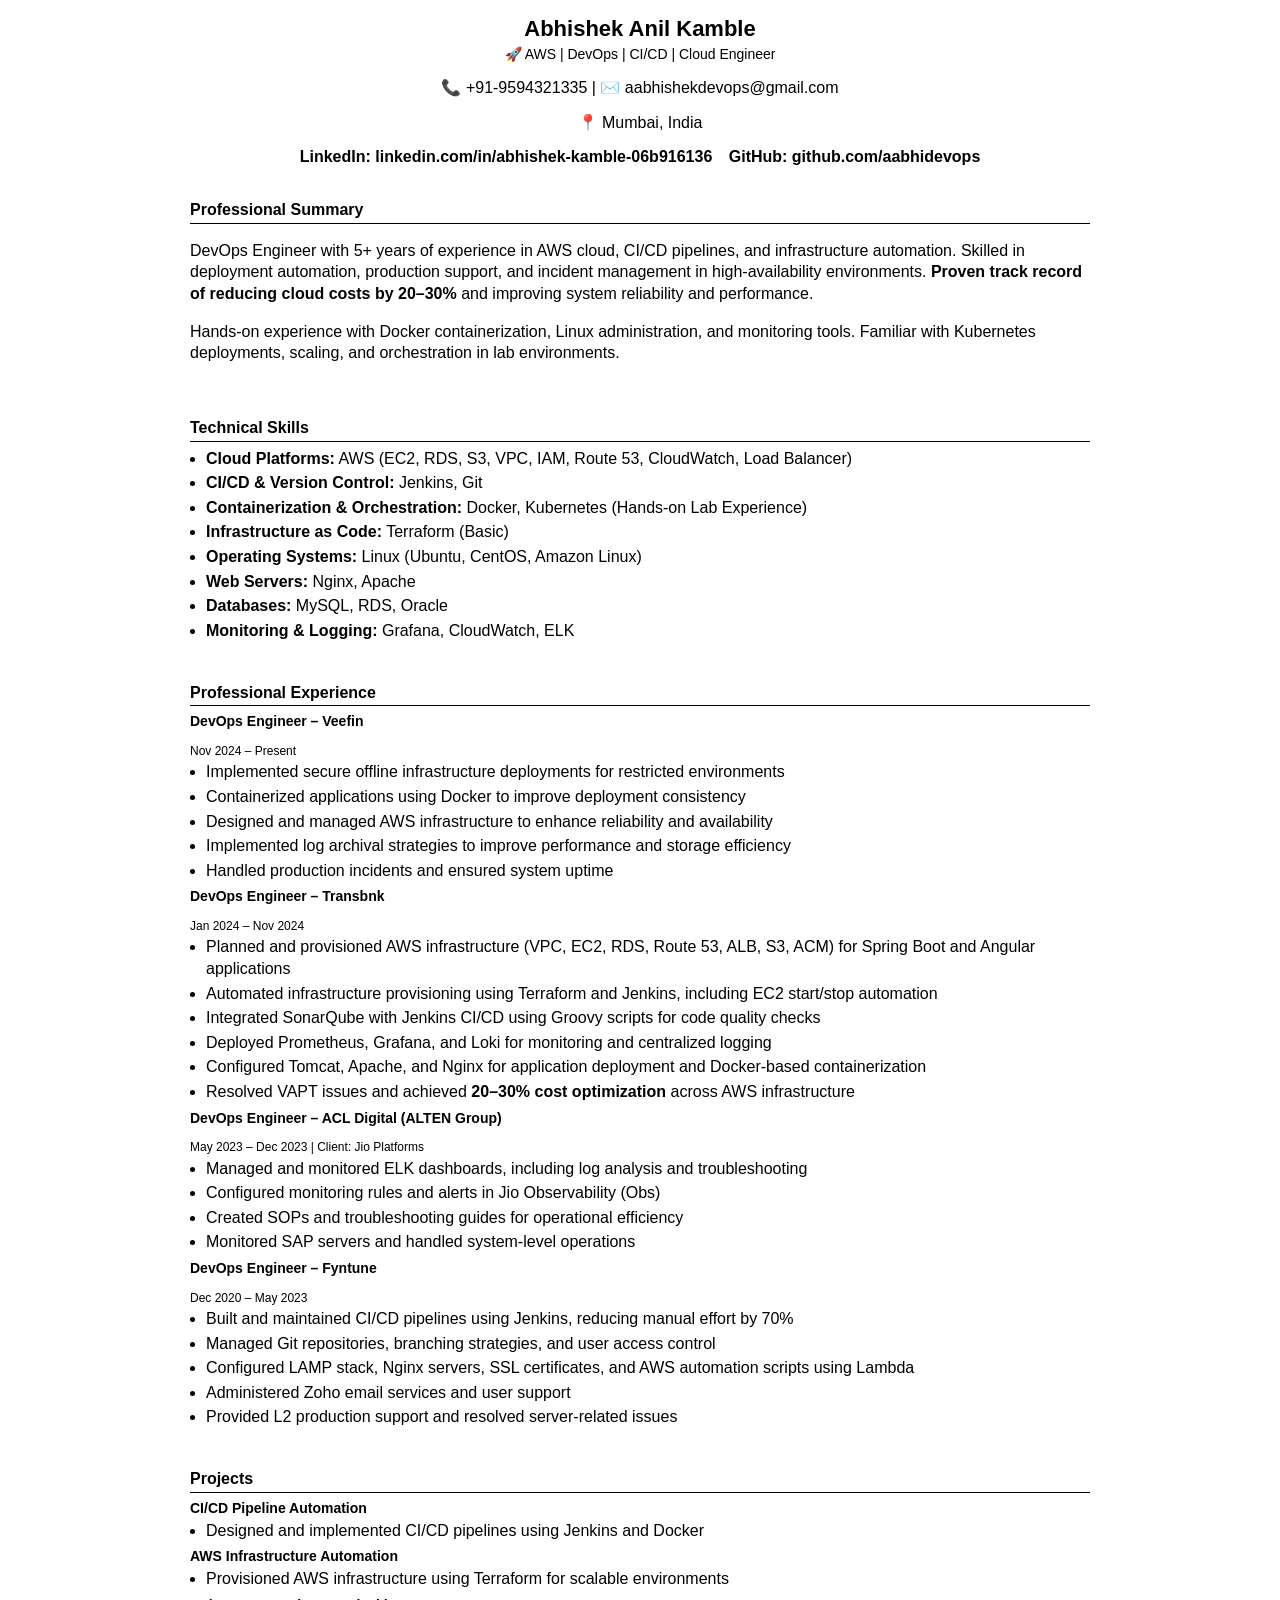
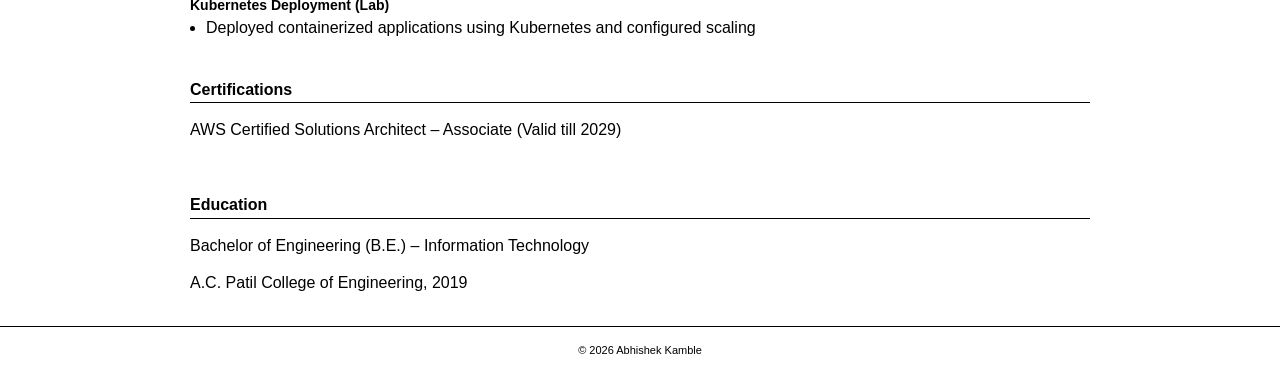
<file: index.html>
<!DOCTYPE html>
<html lang="en">
<head>
    <meta charset="UTF-8">
    <meta name="viewport" content="width=device-width, initial-scale=1.0">
    <title>Abhishek Kamble | DevOps Engineer | Immediate Joiner</title>
    <link rel="stylesheet" href="style.css">
</head>

<body>

<header>
    <h1>Abhishek Anil Kamble</h1>
    <p class="tagline">🚀 AWS | DevOps | CI/CD | Cloud Engineer</p>
    <p>📞 +91-9594321335 | ✉️ aabhishekdevops@gmail.com</p>
    <p>📍 Mumbai, India</p>

    <div class="links">
        <a href="https://www.linkedin.com/in/abhishek-kamble-06b916136" target="_blank">LinkedIn: linkedin.com/in/abhishek-kamble-06b916136</a>
        <a href="https://github.com/aabhidevops" target="_blank">GitHub: github.com/aabhidevops</a>
    </div>
</header>

<section>
    <h2>Professional Summary</h2>
    <p>
        DevOps Engineer with 5+ years of experience in AWS cloud, CI/CD pipelines, and infrastructure automation.
        Skilled in deployment automation, production support, and incident management in high-availability environments.
        <b>Proven track record of reducing cloud costs by 20–30%</b> and improving system reliability and performance.
    </p>
    <p>
        Hands-on experience with Docker containerization, Linux administration, and monitoring tools.
        Familiar with Kubernetes deployments, scaling, and orchestration in lab environments.
    </p>
</section>

<section>
    <h2>Technical Skills</h2>
    <ul>
        <li><b>Cloud Platforms:</b> AWS (EC2, RDS, S3, VPC, IAM, Route 53, CloudWatch, Load Balancer)</li>
        <li><b>CI/CD & Version Control:</b> Jenkins, Git</li>
        <li><b>Containerization & Orchestration:</b> Docker, Kubernetes (Hands-on Lab Experience)</li>
        <li><b>Infrastructure as Code:</b> Terraform (Basic)</li>
        <li><b>Operating Systems:</b> Linux (Ubuntu, CentOS, Amazon Linux)</li>
        <li><b>Web Servers:</b> Nginx, Apache</li>
        <li><b>Databases:</b> MySQL, RDS, Oracle</li>
        <li><b>Monitoring & Logging:</b> Grafana, CloudWatch, ELK</li>
    </ul>
</section>

<section>
    <h2>Professional Experience</h2>

    <h3>DevOps Engineer – Veefin</h3>
    <p class="date">Nov 2024 – Present</p>
    <ul>
        <li>Implemented secure offline infrastructure deployments for restricted environments</li>
        <li>Containerized applications using Docker to improve deployment consistency</li>
        <li>Designed and managed AWS infrastructure to enhance reliability and availability</li>
        <li>Implemented log archival strategies to improve performance and storage efficiency</li>
        <li>Handled production incidents and ensured system uptime</li>
    </ul>

    <h3>DevOps Engineer – Transbnk</h3>
    <p class="date">Jan 2024 – Nov 2024</p>
    <ul>
        <li>Planned and provisioned AWS infrastructure (VPC, EC2, RDS, Route 53, ALB, S3, ACM) for Spring Boot and Angular applications</li>
        <li>Automated infrastructure provisioning using Terraform and Jenkins, including EC2 start/stop automation</li>
        <li>Integrated SonarQube with Jenkins CI/CD using Groovy scripts for code quality checks</li>
        <li>Deployed Prometheus, Grafana, and Loki for monitoring and centralized logging</li>
        <li>Configured Tomcat, Apache, and Nginx for application deployment and Docker-based containerization</li>
        <li>Resolved VAPT issues and achieved <b>20–30% cost optimization</b> across AWS infrastructure</li>
    </ul>

    <h3>DevOps Engineer – ACL Digital (ALTEN Group)</h3>
    <p class="date">May 2023 – Dec 2023 | Client: Jio Platforms</p>
    <ul>
        <li>Managed and monitored ELK dashboards, including log analysis and troubleshooting</li>
        <li>Configured monitoring rules and alerts in Jio Observability (Obs)</li>
        <li>Created SOPs and troubleshooting guides for operational efficiency</li>
        <li>Monitored SAP servers and handled system-level operations</li>
    </ul>

    <h3>DevOps Engineer – Fyntune</h3>
    <p class="date">Dec 2020 – May 2023</p>
    <ul>
        <li>Built and maintained CI/CD pipelines using Jenkins, reducing manual effort by 70%</li>
        <li>Managed Git repositories, branching strategies, and user access control</li>
        <li>Configured LAMP stack, Nginx servers, SSL certificates, and AWS automation scripts using Lambda</li>
        <li>Administered Zoho email services and user support</li>
        <li>Provided L2 production support and resolved server-related issues</li>
    </ul>

</section>

<section>
    <h2>Projects</h2>

    <h3>CI/CD Pipeline Automation</h3>
    <ul>
        <li>Designed and implemented CI/CD pipelines using Jenkins and Docker</li>
    </ul>

    <h3>AWS Infrastructure Automation</h3>
    <ul>
        <li>Provisioned AWS infrastructure using Terraform for scalable environments</li>
    </ul>

    <h3>Kubernetes Deployment (Lab)</h3>
    <ul>
        <li>Deployed containerized applications using Kubernetes and configured scaling</li>
    </ul>

</section>

<section>
    <h2>Certifications</h2>
    <p>AWS Certified Solutions Architect – Associate (Valid till 2029)</p>
</section>

<section>
    <h2>Education</h2>
    <p>Bachelor of Engineering (B.E.) – Information Technology</p>
    <p>A.C. Patil College of Engineering, 2019</p>
</section>

<footer>
    <p>© 2026 Abhishek Kamble</p>
</footer>

</body>
</html>
</file>
<file: style.css>
body {
    font-family: Arial, sans-serif;
    margin: 0;
    background: #ffffff;
    color: #000000;
}

/* Header */
header {
    text-align: center;
    padding: 12px 10px;
}

/* Tagline */
.tagline {
    font-size: 14px;
    margin: 2px 0;
}

/* Links */
.links {
    margin-top: 4px;
}

.links a {
    margin: 0 6px;
    color: #000000;
    text-decoration: none;
    font-weight: bold;
}

/* Sections */
section {
    max-width: 900px;
    margin: auto;
    padding: 8px 15px;
    margin-bottom: 8px;
    line-height: 1.35;
}

/* Headings */
h1 {
    margin: 4px 0;
    font-size: 22px; /* improved visibility */
}

h2 {
    border-bottom: 1px solid #000000;
    padding-bottom: 2px;
    margin-bottom: 6px;
    font-size: 16px;
}

h3 {
    margin: 6px 0 2px;
    font-size: 14px;
}

/* Dates */
.date {
    font-size: 12px;
    margin-bottom: 2px;
}

/* Lists */
ul {
    padding-left: 16px;
    margin: 2px 0;
}

li {
    margin-bottom: 3px;
}

/* Footer */
footer {
    text-align: center;
    padding: 6px;
    border-top: 1px solid #000000;
    font-size: 11px;
}

/* ---------- PRINT OPTIMIZATION ---------- */
@media print {

    @page {
        size: A4;
        margin: 8mm; /* reduced margins */
    }

    body {
        font-size: 10.5px;
        line-height: 1.25;
    }

    header {
        text-align: left;
        padding: 3px 0;
    }

    section {
        padding: 3px 0;
        margin-bottom: 3px;
        page-break-inside: avoid;
    }

    h1 {
        font-size: 18px;
        margin-bottom: 3px;
    }

    h2 {
        font-size: 13px;
        margin-bottom: 4px;
    }

    h3 {
        font-size: 11px;
        margin-bottom: 1px;
    }

    p, li {
        font-size: 10.5px;
        margin: 1px 0;
    }

    ul {
        margin: 1px 0;
        padding-left: 14px;
    }

    footer {
        display: none;
    }

    a {
        text-decoration: none;
        color: black;
    }
}
</file>
